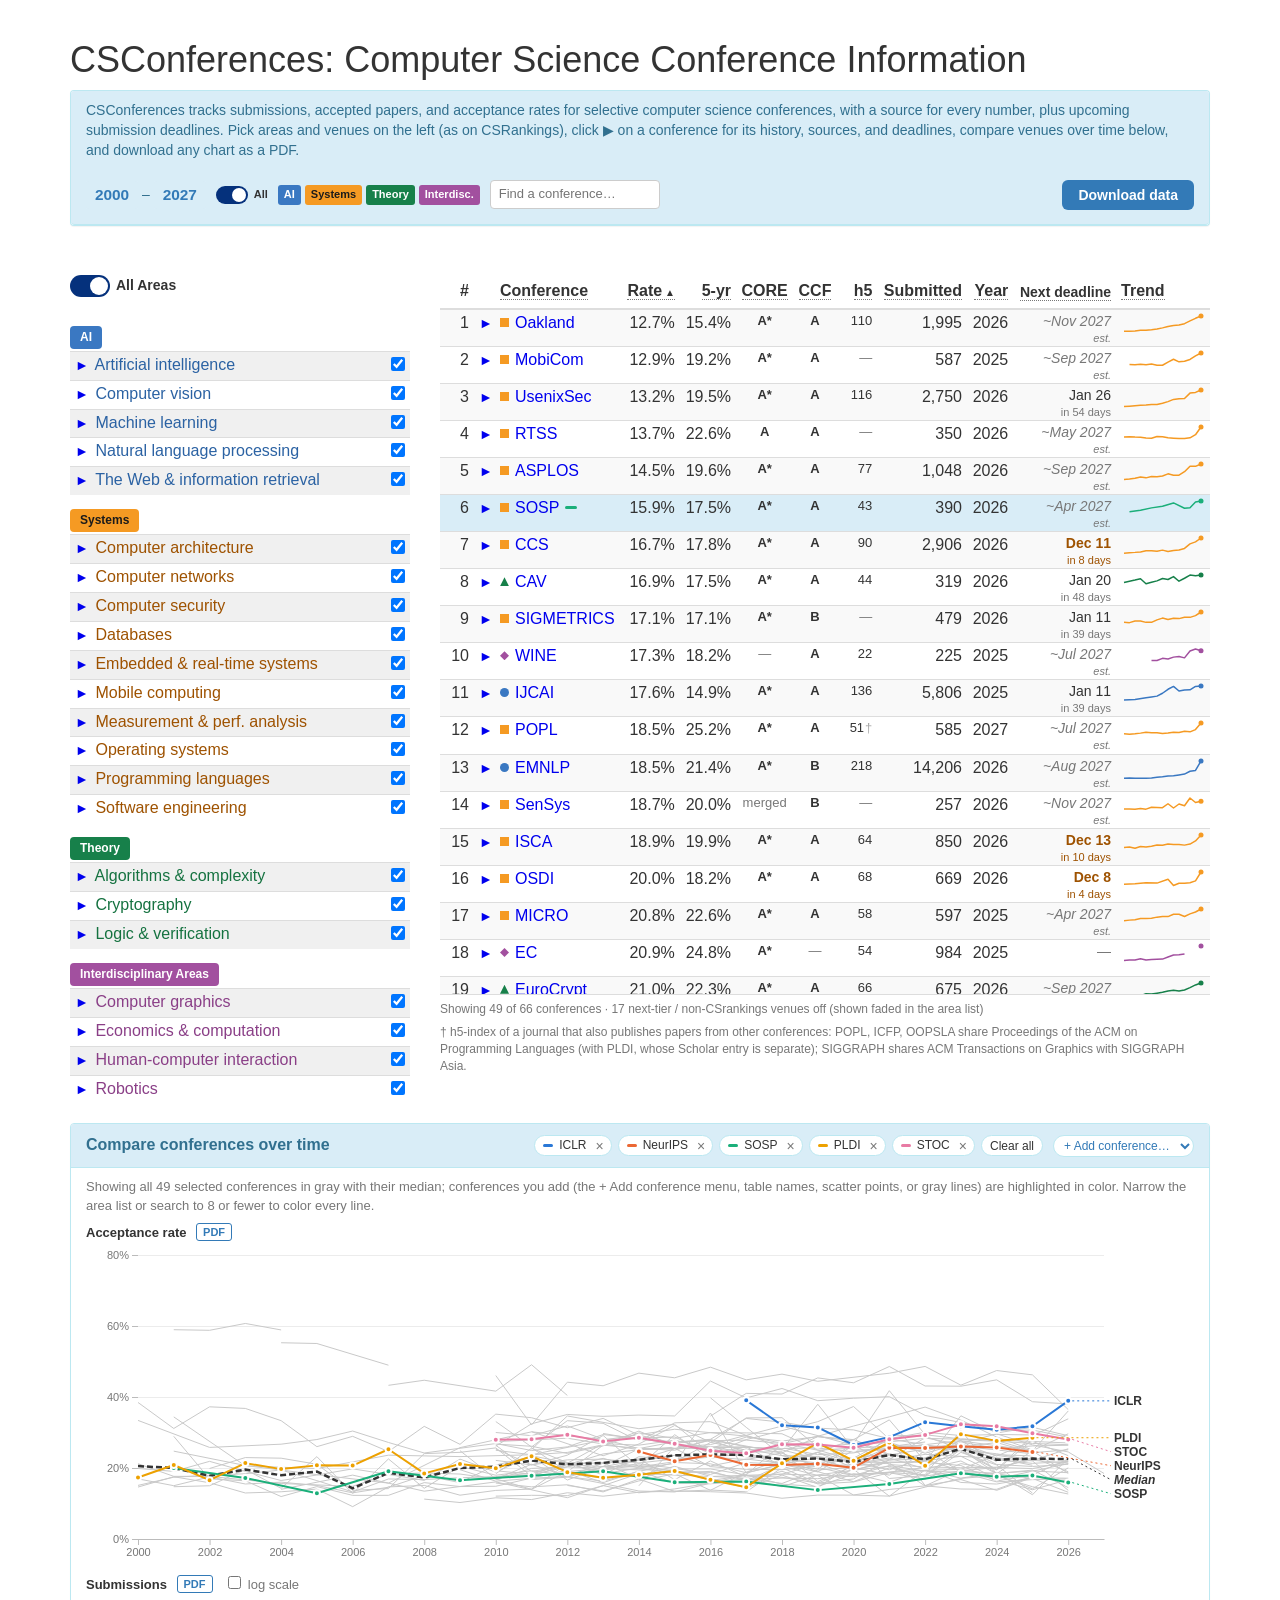
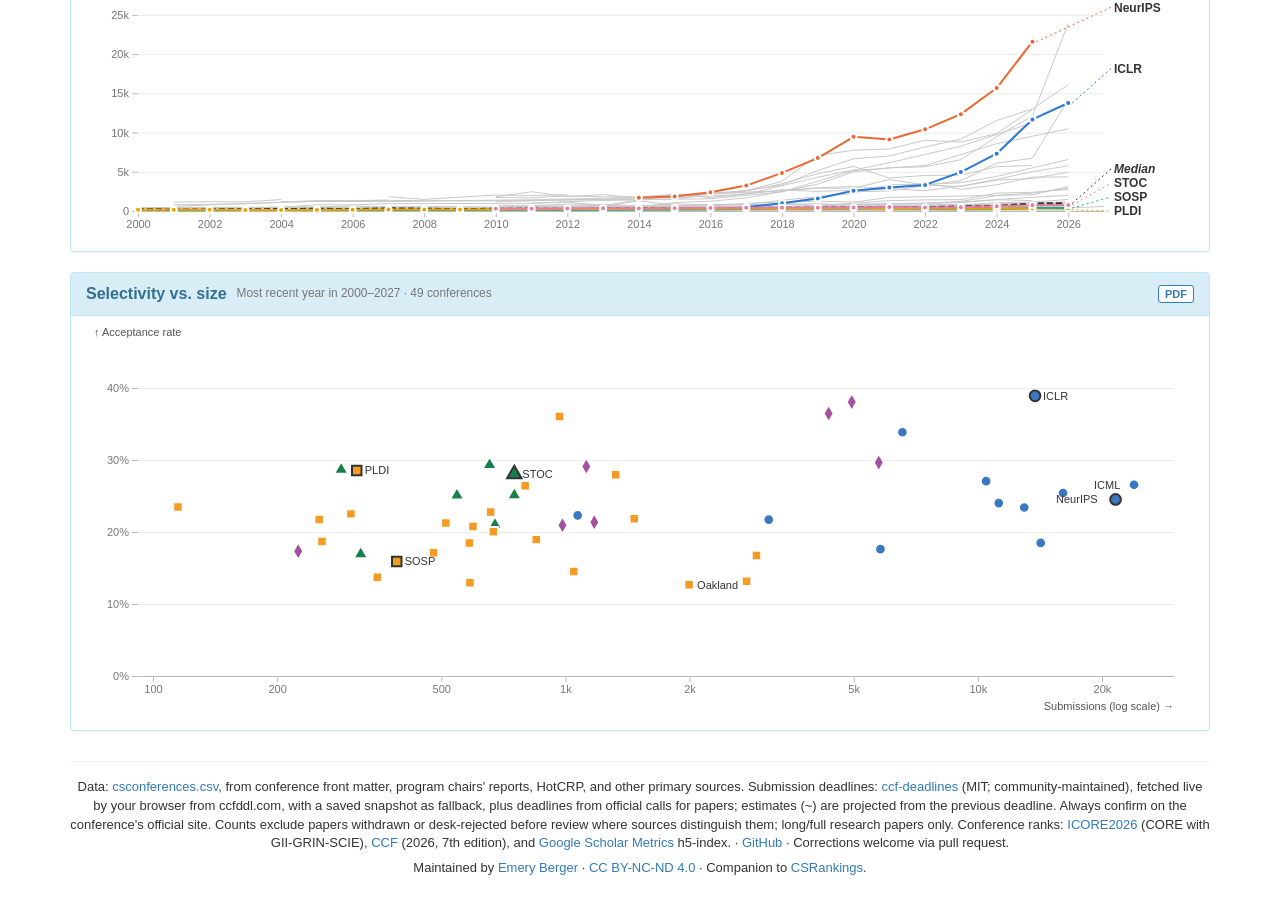
<file: index.html>
<!DOCTYPE html>
<html lang="en">
<head><base href="explore/">
<meta charset="utf-8">
<meta name="viewport" content="width=device-width, initial-scale=1">
<title>CSConferences: Computer Science Conference Information</title>
<meta name="description" content="Computer science conference information: acceptance rates, submissions, and accepted papers with a source for every number, plus upcoming submission deadlines.">
<link rel="stylesheet" href="style.css?v=30">
</head>
<body>
<div class="container">

  <div class="page-header">
    <h1>CSConferences: Computer Science Conference Information</h1>

    <div class="panel panel-info intro-panel">
      <div class="panel-heading">
        <p>CSConferences tracks submissions, accepted papers, and acceptance rates for selective computer science conferences, with a source for every number, plus upcoming submission deadlines. Pick areas and venues on the left (as on CSRankings), click ▶ on a conference for its history, sources, and deadlines, compare venues over time below, and download any chart as a PDF.</p>
      </div>
    </div>

    <div class="panel panel-info rank-controls-panel">
      <div class="panel-heading">
        <div class="rank-controls-flex">
          <div class="rank-controls-main">
            <span class="year-slider-container" title="Year range">
              <select id="year-from" class="year-display" aria-label="From year"></select>
              <span class="year-dash">–</span>
              <select id="year-to" class="year-display" aria-label="To year"></select>
            </span>
            <label class="all-toggle" id="all-toggle" title="Toggle all areas">
              <input type="checkbox" class="all-toggle-checkbox" id="all-areas" checked>
              <span class="all-toggle-slider" aria-hidden="true"></span>
              <span class="all-toggle-label">All</span>
            </label>
            <span class="area-indicators" id="area-indicators" role="group" aria-label="Area categories"></span>
            <input id="search" class="search-box" type="search" placeholder="Find a conference…" aria-label="Find a conference">
            <button id="reset-filters" class="btn-outline" hidden>Reset</button>
          </div>
          <div class="rank-controls-right">
            <a class="btn-sponsor" href="../csconferences.csv">Download data</a>
          </div>
        </div>
      </div>
    </div>
  </div>

  <div class="row">
    <!-- area selection (left), as in CSrankings -->
    <div class="col-areas">
      <table class="table-fit table table-sm table-striped area-table" id="area-table">
        <thead><tr><th colspan="2">
          <label class="all-toggle all-toggle-sidebar" id="all-toggle-side" title="Toggle all areas">
            <input type="checkbox" class="all-toggle-checkbox" id="all-areas-side" checked>
            <span class="all-toggle-slider" aria-hidden="true"></span>
            <span class="all-toggle-label">All Areas</span>
          </label>
        </th></tr></thead>
        <!-- category groups inserted by app.js -->
      </table>
    </div>

    <!-- conference table (right) -->
    <div class="col-ranking">
      <div id="ranking-window">
        <table class="table table-sm table-striped ranking" id="conf-table">
          <thead><tr>
            <th class="rank-col">#</th>
            <th class="expand-col"></th>
            <th data-sort="conf" class="name-col"><abbr title="Click ▶ to see the conference's history and sources; click the name to add it to the comparison charts">Conference</abbr></th>
            <th data-sort="rate" class="num"><abbr title="Acceptance rate in the most recent year in range">Rate</abbr></th>
            <th data-sort="mean5" class="num"><abbr title="Mean acceptance rate over the last 5 years in range">5-yr</abbr></th>
            <th data-sort="coreKey" class="core-col"><abbr title="CORE conference rank (ICORE2026: CORE + GII/GRIN/SCIE): A*, A, B, C. Click to sort.">CORE</abbr></th>
            <th data-sort="ccfKey" class="core-col"><abbr title="China Computer Federation recommended venues (2026, 7th edition): A, B, C. Click to sort.">CCF</abbr></th>
            <th data-sort="h5" class="num h5-col"><abbr title="Google Scholar Metrics h5-index (articles 2020–2024); shown only for venues in the top 20 of a Scholar computing subcategory. Click to sort.">h5</abbr></th>
            <th data-sort="submitted" class="num"><abbr title="Submissions in the most recent year in range">Submitted</abbr></th>
            <th data-sort="lastYear" class="num"><abbr title="Most recent year in range">Year</abbr></th>
            <th data-sort="daysToDl" class="num dl-col"><abbr title="Next submission deadline (ccf-deadlines feed plus official CFPs; ~italic = estimated from last year, not announced). Sort to see what is coming up.">Next deadline</abbr></th>
            <th class="spark-col"><abbr title="Submissions per year over the last 15 years of the range; each row has its own scale (hover for values)">Trend</abbr></th>
          </tr></thead>
          <tbody></tbody>
        </table>
      </div>
      <p class="status text-muted" id="filter-status" role="status" aria-live="polite"></p>
      <p class="status text-muted" id="h5-footnote" hidden>† h5-index of a journal that also publishes papers from other conferences: POPL, ICFP, OOPSLA share Proceedings of the ACM on Programming Languages (with PLDI, whose Scholar entry is separate); SIGGRAPH shares ACM Transactions on Graphics with SIGGRAPH Asia.</p>
    </div>
  </div>

  <div class="panel panel-info section-panel">
    <div class="panel-heading section-heading">
      <span class="section-title">Compare conferences over time</span>
      <span class="chips" id="chips"></span>
      <select id="add-conf" class="add-conf" aria-label="Add a conference to the comparison"></select>
    </div>
    <div class="panel-body">
      <p class="hint text-muted" id="compare-hint"></p>
      <div class="chart-title">Acceptance rate <button id="pdf-rate" class="pdf-btn" title="Download this chart as PDF">PDF</button></div>
      <div id="rate-chart" class="chart"></div>
      <div class="chart-title">Submissions <button id="pdf-subs" class="pdf-btn" title="Download this chart as PDF">PDF</button> <label class="inline-ctl"><input type="checkbox" id="log-subs"> log scale</label></div>
      <div id="subs-chart" class="chart"></div>
    </div>
  </div>

  <div class="panel panel-info section-panel">
    <div class="panel-heading section-heading">
      <span class="section-title">Selectivity vs. size</span>
      <span class="text-muted small" id="scatter-caption"></span>
      <button id="pdf-scatter" class="pdf-btn" title="Download this chart as PDF">PDF</button>
    </div>
    <div class="panel-body"><div id="scatter" class="chart"></div></div>
  </div>

  <div class="page-footer">
    <p>Data: <a href="../csconferences.csv">csconferences.csv</a>, from conference front matter, program chairs' reports, HotCRP, and other primary sources. Submission deadlines: <a href="https://github.com/ccfddl/ccf-deadlines">ccf-deadlines</a> (MIT; community-maintained), fetched live by your browser from ccfddl.com, with a saved snapshot as fallback, plus deadlines from official calls for papers; estimates (~) are projected from the previous deadline. Always confirm on the conference's official site. Counts exclude papers withdrawn or desk-rejected before review where sources distinguish them; long/full research papers only. Conference ranks: <a href="https://portal.core.edu.au/conf-ranks/">ICORE2026</a> (CORE with GII-GRIN-SCIE), <a href="https://www.ccf.org.cn/Academic_Evaluation/By_category/">CCF</a> (2026, 7th edition), and <a href="https://scholar.google.com/citations?view_op=top_venues&amp;hl=en&amp;vq=eng">Google Scholar Metrics</a> h5-index. · <a href="https://github.com/emeryberger/csconferences">GitHub</a> · Corrections welcome via pull request.</p>
    <p>Maintained by <a href="https://emeryberger.com">Emery Berger</a> · <a rel="license" href="https://creativecommons.org/licenses/by-nc-nd/4.0/">CC BY-NC-ND 4.0</a> · Companion to <a href="https://csrankings.org">CSRankings</a>.</p>
  </div>
</div>
<div id="tooltip" class="tooltip" role="status" aria-live="polite" hidden></div>
<script src="js/d3.v7.min.js"></script>
<script src="app.js?v=30"></script>
</body>
</html>
</file>
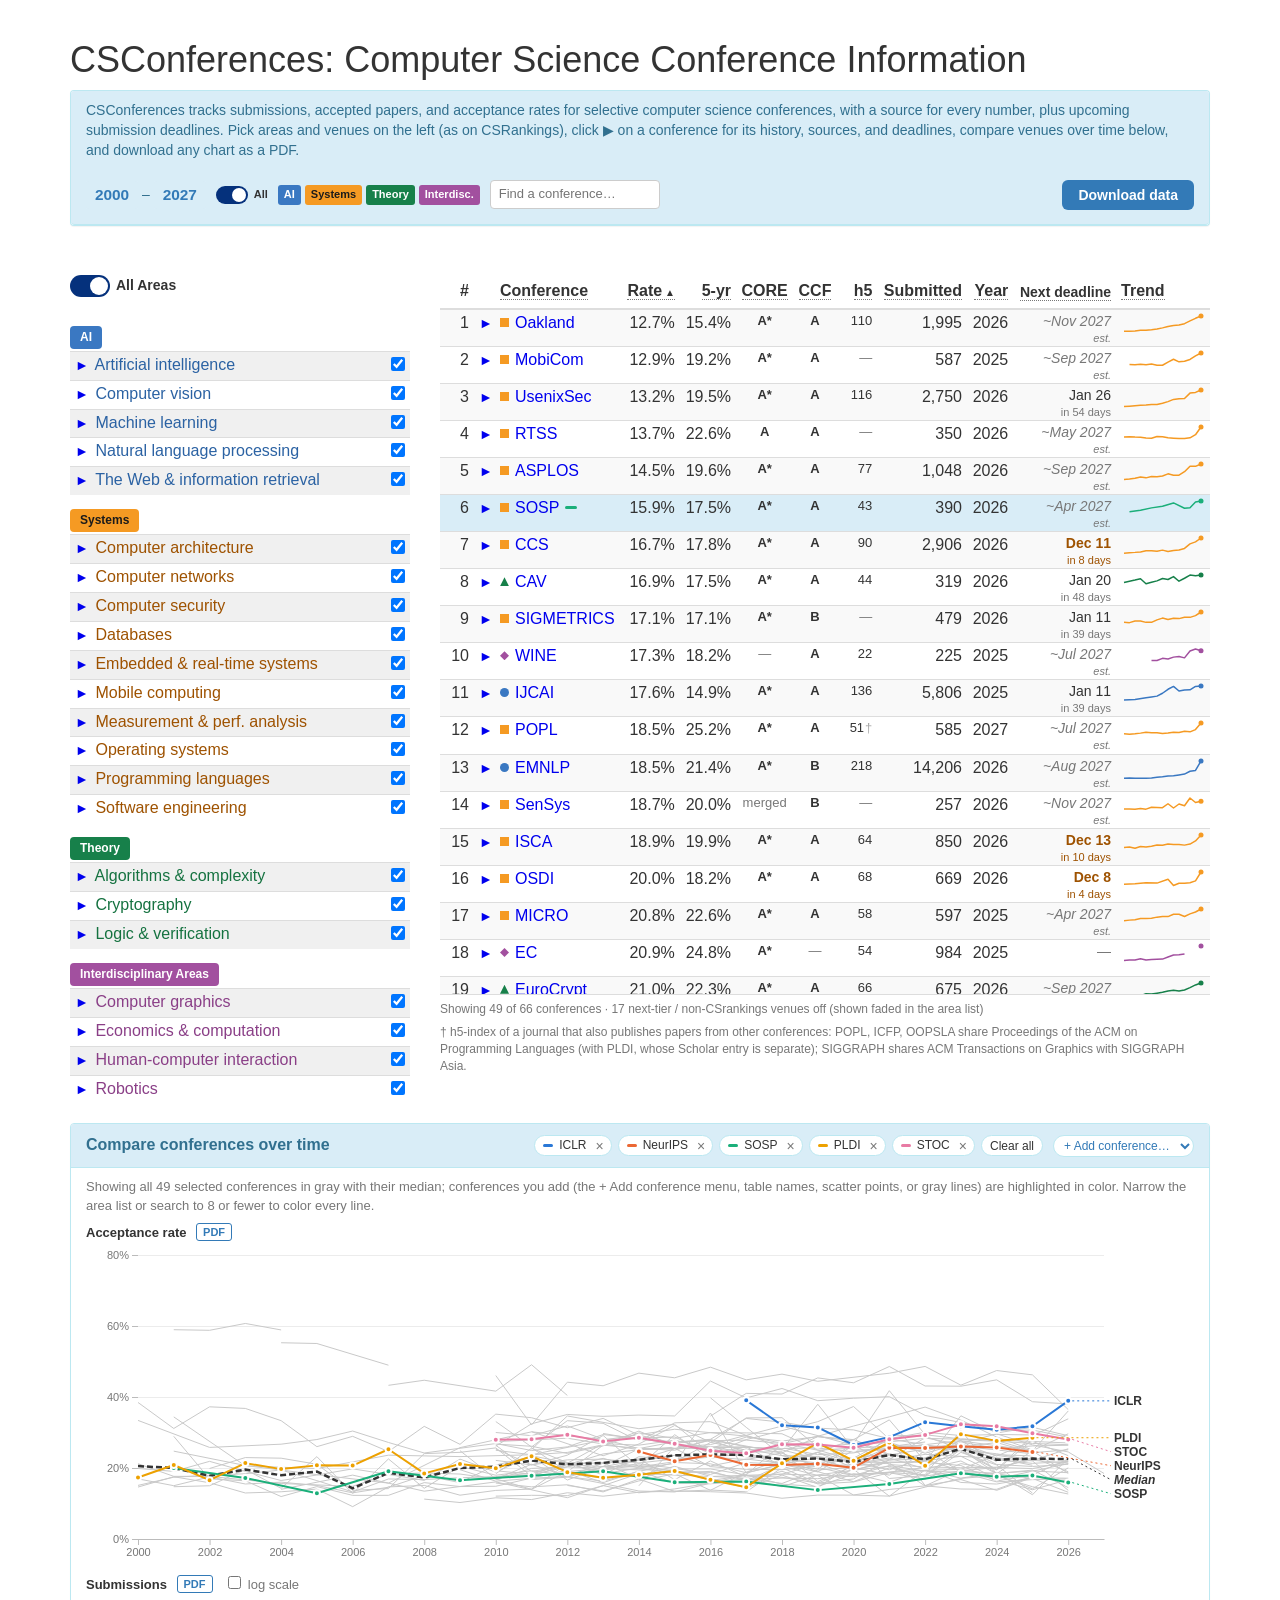
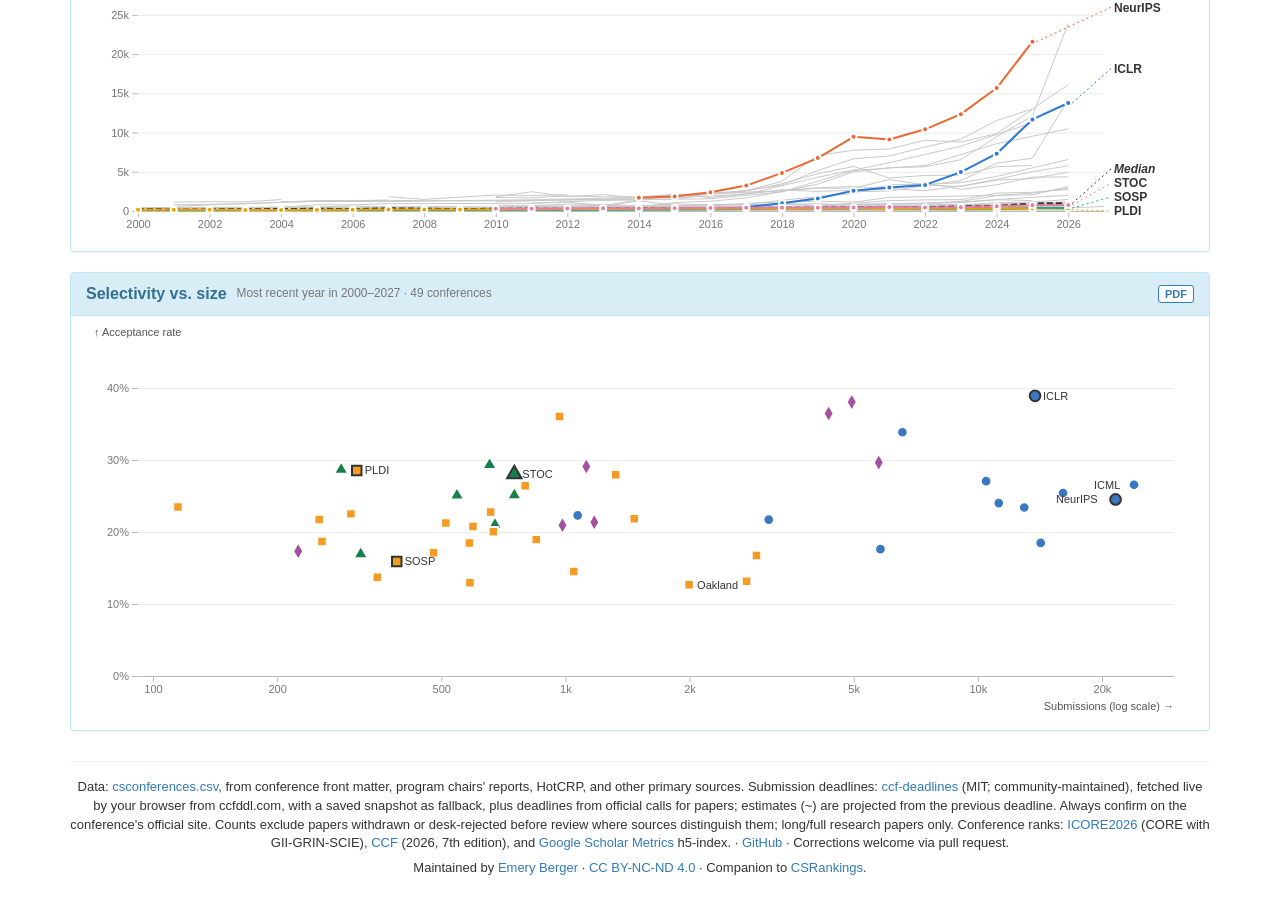
<file: explore/index.html>
<!DOCTYPE html>
<html lang="en">
<head>
<meta charset="utf-8">
<meta name="viewport" content="width=device-width, initial-scale=1">
<title>CSConferences: Computer Science Conference Information</title>
<meta name="description" content="Computer science conference information: acceptance rates, submissions, and accepted papers with a source for every number, plus upcoming submission deadlines.">
<link rel="stylesheet" href="style.css?v=30">
</head>
<body>
<div class="container">

  <div class="page-header">
    <h1>CSConferences: Computer Science Conference Information</h1>

    <div class="panel panel-info intro-panel">
      <div class="panel-heading">
        <p>CSConferences tracks submissions, accepted papers, and acceptance rates for selective computer science conferences, with a source for every number, plus upcoming submission deadlines. Pick areas and venues on the left (as on CSRankings), click ▶ on a conference for its history, sources, and deadlines, compare venues over time below, and download any chart as a PDF.</p>
      </div>
    </div>

    <div class="panel panel-info rank-controls-panel">
      <div class="panel-heading">
        <div class="rank-controls-flex">
          <div class="rank-controls-main">
            <span class="year-slider-container" title="Year range">
              <select id="year-from" class="year-display" aria-label="From year"></select>
              <span class="year-dash">–</span>
              <select id="year-to" class="year-display" aria-label="To year"></select>
            </span>
            <label class="all-toggle" id="all-toggle" title="Toggle all areas">
              <input type="checkbox" class="all-toggle-checkbox" id="all-areas" checked>
              <span class="all-toggle-slider" aria-hidden="true"></span>
              <span class="all-toggle-label">All</span>
            </label>
            <span class="area-indicators" id="area-indicators" role="group" aria-label="Area categories"></span>
            <input id="search" class="search-box" type="search" placeholder="Find a conference…" aria-label="Find a conference">
            <button id="reset-filters" class="btn-outline" hidden>Reset</button>
          </div>
          <div class="rank-controls-right">
            <a class="btn-sponsor" href="../csconferences.csv">Download data</a>
          </div>
        </div>
      </div>
    </div>
  </div>

  <div class="row">
    <!-- area selection (left), as in CSrankings -->
    <div class="col-areas">
      <table class="table-fit table table-sm table-striped area-table" id="area-table">
        <thead><tr><th colspan="2">
          <label class="all-toggle all-toggle-sidebar" id="all-toggle-side" title="Toggle all areas">
            <input type="checkbox" class="all-toggle-checkbox" id="all-areas-side" checked>
            <span class="all-toggle-slider" aria-hidden="true"></span>
            <span class="all-toggle-label">All Areas</span>
          </label>
        </th></tr></thead>
        <!-- category groups inserted by app.js -->
      </table>
    </div>

    <!-- conference table (right) -->
    <div class="col-ranking">
      <div id="ranking-window">
        <table class="table table-sm table-striped ranking" id="conf-table">
          <thead><tr>
            <th class="rank-col">#</th>
            <th class="expand-col"></th>
            <th data-sort="conf" class="name-col"><abbr title="Click ▶ to see the conference's history and sources; click the name to add it to the comparison charts">Conference</abbr></th>
            <th data-sort="rate" class="num"><abbr title="Acceptance rate in the most recent year in range">Rate</abbr></th>
            <th data-sort="mean5" class="num"><abbr title="Mean acceptance rate over the last 5 years in range">5-yr</abbr></th>
            <th data-sort="coreKey" class="core-col"><abbr title="CORE conference rank (ICORE2026: CORE + GII/GRIN/SCIE): A*, A, B, C. Click to sort.">CORE</abbr></th>
            <th data-sort="ccfKey" class="core-col"><abbr title="China Computer Federation recommended venues (2026, 7th edition): A, B, C. Click to sort.">CCF</abbr></th>
            <th data-sort="h5" class="num h5-col"><abbr title="Google Scholar Metrics h5-index (articles 2020–2024); shown only for venues in the top 20 of a Scholar computing subcategory. Click to sort.">h5</abbr></th>
            <th data-sort="submitted" class="num"><abbr title="Submissions in the most recent year in range">Submitted</abbr></th>
            <th data-sort="lastYear" class="num"><abbr title="Most recent year in range">Year</abbr></th>
            <th data-sort="daysToDl" class="num dl-col"><abbr title="Next submission deadline (ccf-deadlines feed plus official CFPs; ~italic = estimated from last year, not announced). Sort to see what is coming up.">Next deadline</abbr></th>
            <th class="spark-col"><abbr title="Submissions per year over the last 15 years of the range; each row has its own scale (hover for values)">Trend</abbr></th>
          </tr></thead>
          <tbody></tbody>
        </table>
      </div>
      <p class="status text-muted" id="filter-status" role="status" aria-live="polite"></p>
      <p class="status text-muted" id="h5-footnote" hidden>† h5-index of a journal that also publishes papers from other conferences: POPL, ICFP, OOPSLA share Proceedings of the ACM on Programming Languages (with PLDI, whose Scholar entry is separate); SIGGRAPH shares ACM Transactions on Graphics with SIGGRAPH Asia.</p>
    </div>
  </div>

  <div class="panel panel-info section-panel">
    <div class="panel-heading section-heading">
      <span class="section-title">Compare conferences over time</span>
      <span class="chips" id="chips"></span>
      <select id="add-conf" class="add-conf" aria-label="Add a conference to the comparison"></select>
    </div>
    <div class="panel-body">
      <p class="hint text-muted" id="compare-hint"></p>
      <div class="chart-title">Acceptance rate <button id="pdf-rate" class="pdf-btn" title="Download this chart as PDF">PDF</button></div>
      <div id="rate-chart" class="chart"></div>
      <div class="chart-title">Submissions <button id="pdf-subs" class="pdf-btn" title="Download this chart as PDF">PDF</button> <label class="inline-ctl"><input type="checkbox" id="log-subs"> log scale</label></div>
      <div id="subs-chart" class="chart"></div>
    </div>
  </div>

  <div class="panel panel-info section-panel">
    <div class="panel-heading section-heading">
      <span class="section-title">Selectivity vs. size</span>
      <span class="text-muted small" id="scatter-caption"></span>
      <button id="pdf-scatter" class="pdf-btn" title="Download this chart as PDF">PDF</button>
    </div>
    <div class="panel-body"><div id="scatter" class="chart"></div></div>
  </div>

  <div class="page-footer">
    <p>Data: <a href="../csconferences.csv">csconferences.csv</a>, from conference front matter, program chairs' reports, HotCRP, and other primary sources. Submission deadlines: <a href="https://github.com/ccfddl/ccf-deadlines">ccf-deadlines</a> (MIT; community-maintained), fetched live by your browser from ccfddl.com, with a saved snapshot as fallback, plus deadlines from official calls for papers; estimates (~) are projected from the previous deadline. Always confirm on the conference's official site. Counts exclude papers withdrawn or desk-rejected before review where sources distinguish them; long/full research papers only. Conference ranks: <a href="https://portal.core.edu.au/conf-ranks/">ICORE2026</a> (CORE with GII-GRIN-SCIE), <a href="https://www.ccf.org.cn/Academic_Evaluation/By_category/">CCF</a> (2026, 7th edition), and <a href="https://scholar.google.com/citations?view_op=top_venues&amp;hl=en&amp;vq=eng">Google Scholar Metrics</a> h5-index. · <a href="https://github.com/emeryberger/csconferences">GitHub</a> · Corrections welcome via pull request.</p>
    <p>Maintained by <a href="https://emeryberger.com">Emery Berger</a> · <a rel="license" href="https://creativecommons.org/licenses/by-nc-nd/4.0/">CC BY-NC-ND 4.0</a> · Companion to <a href="https://csrankings.org">CSRankings</a>.</p>
  </div>
</div>
<div id="tooltip" class="tooltip" role="status" aria-live="polite" hidden></div>
<script src="js/d3.v7.min.js"></script>
<script src="app.js?v=30"></script>
</body>
</html>
</file>
<file: explore/style.css>
/* CSConferences explorer — visual style mirrors CSrankings (Bootstrap 3 look:
   Helvetica, page-header title, light-blue panel-info control bar, striped
   table-sm tables, blue ▶ expanders, colored category tags, navy toggles).
   Category colors are CSrankings' hues re-stepped to pass CVD validation
   (validate_palette.js --pairs all); each category also has its own marker shape. */

:root {
  --text: #333;
  --muted: #777;
  --link: #337ab7;
  --link-strong: #0000ee;          /* CSrankings uses plain blue links/expanders */
  --navy: #05317c;
  --info-bg: #d9edf7;
  --info-border: #bce8f1;
  --info-text: #31708f;
  --stripe: #f9f9f9;
  --border: #ddd;
  --grid: #ececec;
  --axis: #bbb;
  --surface: #fff;
  --hover: #e3f2fd;
  --selected: #d9edf7;

  /* category fills (marks, tags) */
  --area-ai: #3a78c2;
  --area-systems: #f59a23;
  --area-theory: #17804a;
  --area-inter: #a2509f;
  /* category text colors (darkened for >= 4.5:1 on white) */
  --text-ai: #2b62a3;
  --text-systems: #9e5200;
  --text-theory: #157240;
  --text-inter: #8a3f87;

  /* comparison series (reference categorical palette, validated adjacent pairs) */
  --series-1: #2a78d6; --series-2: #eb6834; --series-3: #1baf7a; --series-4: #eda100;
  --series-5: #e87ba4; --series-6: #008300; --series-7: #6250d6; --series-8: #e34948;
}

* { box-sizing: border-box; }
html { font-size: 10px; }
body {
  margin: 0; font-family: Helvetica, Arial, sans-serif; font-size: 14px; line-height: 1.42857;
  color: var(--text); background: var(--surface);
}
a { color: var(--link); text-decoration: none; }
a:hover, a:focus { color: #23527c; text-decoration: underline; }
abbr[title] { cursor: help; border-bottom: 1px dotted #777; text-decoration: none; }
.text-muted { color: var(--muted); }
.small { font-size: 85%; }

.container { max-width: 1170px; margin: 0 auto; padding: 0 15px; }

/* ---- header ---- */
.page-header { padding-bottom: 9px; margin: 40px 0 20px; }
.page-header h1 { font-size: 36px; font-weight: 500; line-height: 1.1; margin: 20px 0 10px; }

.panel { margin-bottom: 20px; background: var(--surface); border: 1px solid var(--info-border); border-radius: 4px; box-shadow: 0 1px 1px rgba(0,0,0,.05); }
.panel-heading { padding: 10px 15px; color: var(--info-text); background: var(--info-bg); border-bottom: 1px solid var(--info-border); border-radius: 3px 3px 0 0; }
.panel-heading p { margin: 0; }
.intro-panel { margin-bottom: 0; border-bottom: none; border-radius: 4px 4px 0 0; }
.intro-panel .panel-heading { border-bottom: none; padding-bottom: 5px; }
.rank-controls-panel { margin-top: 0; border-top: none; border-radius: 0 0 4px 4px; }
.rank-controls-panel .panel-heading { border-top: none; border-radius: 0 0 4px 4px; }
.rank-controls-flex { display: flex; align-items: center; justify-content: space-between; gap: 10px; flex-wrap: wrap; padding: 4px 0; }
.rank-controls-main { display: flex; align-items: center; gap: 10px; flex-wrap: wrap; }
.rank-controls-right { display: flex; gap: 8px; align-items: center; }

.year-slider-container { display: inline-flex; align-items: center; gap: 4px; }
.year-display {
  font: inherit; font-weight: bold; font-size: 1.1em; color: var(--link); background: var(--info-bg);
  border: 1px solid transparent; border-radius: 3px; padding: 2px 4px; cursor: pointer;
  -webkit-appearance: none; appearance: none; text-align: center; min-width: 52px;
}
.year-display:hover { border-color: var(--link); }
.year-display:focus { outline: none; border-color: var(--link); box-shadow: 0 0 0 2px rgba(51,122,183,.25); background: #fff; }
.year-dash { color: var(--info-text); }

.search-box { font: inherit; font-size: 13px; padding: 4px 8px; border: 1px solid #ccc; border-radius: 4px; background: #fff; color: var(--text); width: 170px; }
.search-box:focus { outline: none; border-color: var(--link); box-shadow: 0 0 0 2px rgba(51,122,183,.2); }

.btn-outline {
  display: inline-block; font: inherit; font-size: 14px; font-weight: 600; padding: 5px 14px; border-radius: 6px;
  background: #fff; color: var(--link); border: 1px solid var(--link); cursor: pointer; line-height: 1.3;
}
.btn-outline:hover { background: #f0f7fd; text-decoration: none; }
.btn-sponsor {
  display: inline-block; background: var(--link); color: #fff; border: none; padding: 6px 16px; border-radius: 6px;
  font-weight: 600; font-size: 14px; cursor: pointer; line-height: 1.3; transition: all .15s ease;
}
.btn-sponsor:hover { background: #286090; color: #fff; text-decoration: none; box-shadow: 0 4px 8px rgba(51,122,183,.4); transform: translateY(-1px); }

/* ---- "All" toggle (CSrankings slider) ---- */
.all-toggle { display: inline-flex; align-items: center; gap: 6px; cursor: pointer; user-select: none; }
.all-toggle-checkbox { position: absolute; opacity: 0; width: 1px; height: 1px; }
.all-toggle-slider { position: relative; width: 32px; height: 18px; background: #ccc; border-radius: 18px; transition: background-color .2s ease; }
.all-toggle-slider::before { content: ""; position: absolute; top: 2px; left: 2px; width: 14px; height: 14px; background: #fff; border-radius: 50%; transition: transform .2s ease; }
.all-toggle.selection-all .all-toggle-slider { background: var(--navy); }
.all-toggle.selection-all .all-toggle-slider::before { transform: translateX(14px); }
.all-toggle.selection-partial .all-toggle-slider { background: #6889a8; }
.all-toggle.selection-partial .all-toggle-slider::before { transform: translateX(7px); }
.all-toggle-checkbox:focus-visible + .all-toggle-slider { outline: 2px solid var(--link); outline-offset: 2px; }
.all-toggle-label { font-size: 11px; font-weight: 600; color: var(--text); }
.all-toggle-sidebar .all-toggle-label { font-size: 14px; }
.all-toggle-sidebar .all-toggle-slider { width: 40px; height: 22px; border-radius: 22px; }
.all-toggle-sidebar .all-toggle-slider::before { width: 18px; height: 18px; }
.all-toggle-sidebar.selection-all .all-toggle-slider::before { transform: translateX(18px); }
.all-toggle-sidebar.selection-partial .all-toggle-slider::before { transform: translateX(9px); }

/* ---- category indicators (small tags in control bar) + dropdowns ---- */
.area-indicators { display: inline-flex; gap: 4px; align-items: center; position: relative; }
.area-indicator-wrap { position: relative; }
.area-indicator, .area-toggle-btn {
  display: inline-block; padding: 2px 6px; border-radius: 3px; border: 0; font: inherit; font-size: 11px; font-weight: 600;
  color: #fff; cursor: pointer; user-select: none; transition: opacity .2s ease, filter .15s ease, transform .1s ease;
}
.area-toggle-btn { padding: 3px 10px; border-radius: 4px; font-size: 12px; vertical-align: middle; }
[data-cat="AI"].area-indicator, [data-cat="AI"].area-toggle-btn { background: var(--area-ai); }
[data-cat="Systems"].area-indicator, [data-cat="Systems"].area-toggle-btn { background: var(--area-systems); color: #1b1b1b; }
[data-cat="Theory"].area-indicator, [data-cat="Theory"].area-toggle-btn { background: var(--area-theory); }
[data-cat="Interdisciplinary"].area-indicator, [data-cat="Interdisciplinary"].area-toggle-btn { background: var(--area-inter); }
.selection-none.area-indicator, .selection-none.area-toggle-btn { opacity: .25; }
.selection-partial.area-indicator, .selection-partial.area-toggle-btn { opacity: .6; }
.area-indicator:hover, .area-toggle-btn:hover { filter: brightness(1.15); transform: translateY(-1px); }
.area-indicator.active { box-shadow: 0 0 0 2px rgba(0,0,0,.2); }

.area-dropdown-panel {
  display: none; position: absolute; top: 100%; left: 0; margin-top: 8px; z-index: 1000; background: #fff;
  border: 1px solid var(--border); border-radius: 6px; box-shadow: 0 4px 12px rgba(0,0,0,.15);
  min-width: 240px; max-height: 360px; overflow-y: auto; color: var(--text);
}
.area-dropdown-panel.open { display: block; }
.area-dropdown-content { padding: 8px 0; }
.area-dropdown-item { padding: 6px 12px; }
.area-dropdown-item:hover { background: #f5f5f5; }
.area-dropdown-item label { display: flex; align-items: center; gap: 8px; cursor: pointer; margin: 0; font-size: 13px; white-space: nowrap; }
.area-dropdown-item input[type="checkbox"] { width: 16px; height: 16px; cursor: pointer; margin: 0; }
.area-parent-row { display: flex; align-items: center; gap: 4px; }
.area-expand-icon { cursor: pointer; font-size: 10px; color: #666; width: 16px; text-align: center; transition: transform .2s ease; user-select: none; }
.area-expand-icon.expanded { transform: rotate(90deg); }
.area-children { display: none; margin-left: 20px; border-left: 2px solid #eee; padding-left: 8px; }
.area-children.expanded { display: block; }
.area-child { padding: 4px 8px; }
.area-dropdown-divider { height: 1px; background: var(--border); margin: 4px 12px; }
.area-all-toggle { font-weight: 500; }
.area-only { padding: 0 12px 4px 36px; }
.link-btn { border: 0; background: none; padding: 0; color: var(--link); cursor: pointer; font: inherit; font-size: 12px; }
.link-btn:hover { text-decoration: underline; }

/* ---- two-column body ---- */
.row { display: flex; gap: 30px; align-items: flex-start; margin-bottom: 20px; }
.col-areas { flex: 0 0 340px; }
.col-ranking { flex: 1 1 auto; min-width: 0; }
@media (max-width: 860px) { .row { flex-direction: column; } .col-areas { flex-basis: auto; width: 100%; } }

/* Bootstrap-ish tables */
.table { width: 100%; max-width: 100%; border-collapse: collapse; border-spacing: 0; }
.table > thead > tr > th { vertical-align: bottom; border-bottom: 2px solid var(--border); text-align: left; padding: 5px; font-weight: bold; white-space: nowrap; }
.table > tbody > tr > td { padding: 2px 5px; vertical-align: top; border-top: 1px solid var(--border); }
.table-striped > tbody > tr:nth-of-type(odd) { background-color: var(--stripe); }

/* area list (left) */
.area-table { font-size: 16px; }
.area-table > thead > tr > th { border-bottom: 0; padding: 0 0 8px; }
.area-table .cat-head th { border-bottom: 0; padding: 14px 0 2px; }
.area-table tbody td { border-top: 0; padding: 1px 2px; }
.area-table tbody tr.area-row:nth-of-type(odd) { background: #f0f0f0; }
.area-table tbody tr:not(.area-row) { background: transparent !important; }
.area-table td.area-check { text-align: right; width: 24px; }
.area-table input[type="checkbox"] { width: 14px; height: 14px; cursor: pointer; margin: 3px 0 0; }
.hovertip { cursor: pointer; color: var(--link-strong); display: inline-block; width: 16px; font-size: 14px; transition: transform .15s ease; user-select: none; }
.hovertip.expanded { transform: rotate(90deg); }
.area-label { cursor: pointer; }
.cat-AI .area-label { color: var(--text-ai); }
.cat-Systems .area-label { color: var(--text-systems); }
.cat-Theory .area-label { color: var(--text-theory); }
.cat-Interdisciplinary .area-label { color: var(--text-inter); }
.conf-list { display: none; margin: 2px 0 6px 22px; }
.conf-list.expanded { display: block; }
.conf-list table { width: 100%; font-size: 15px; border-collapse: collapse; }
.conf-list td { padding: 1px 2px; }
.conf-list td:last-child { text-align: right; }
.conf-list a { color: var(--link-strong); }

/* conference table (right) */
#ranking-window { max-height: 720px; overflow-y: auto; border-bottom: 1px solid var(--border); }
.ranking { font-size: 16px; }
.ranking > thead > tr > th { position: sticky; top: 0; background: #fff; z-index: 1; font-weight: bold; }
.ranking th[data-sort] { cursor: pointer; user-select: none; }
.ranking th.sorted-asc abbr::after { content: " ▲"; font-size: 10px; }
.ranking th.sorted-desc abbr::after { content: " ▼"; font-size: 10px; }
.ranking .num { text-align: right; font-variant-numeric: tabular-nums; }
.ranking .rank-col { width: 34px; text-align: right; color: var(--text); }
.ranking .expand-col { width: 18px; padding-right: 0; }
.ranking td.rank-col { text-align: right; }
.ranking tr.conf-row:hover { background: var(--hover) !important; }
.ranking tr.conf-row.selected { background: var(--selected) !important; }
.conf-link { color: var(--link-strong); cursor: pointer; }
.conf-link:hover { text-decoration: underline; }
.conf-mark { display: inline-block; width: 9px; height: 9px; margin-right: 6px; vertical-align: 1px; }
.conf-mark[data-cat="AI"] { border-radius: 50%; }
.conf-mark[data-cat="Theory"] { clip-path: polygon(50% 0, 100% 100%, 0 100%); }
.conf-mark[data-cat="Interdisciplinary"] { clip-path: polygon(50% 0, 100% 50%, 50% 100%, 0 50%); }
.compare-dot { display: inline-block; width: 12px; height: 3px; border-radius: 2px; margin-left: 6px; vertical-align: 4px; }
.area-sub { font-size: 12px; color: var(--muted); margin-left: 6px; }
tr.detail-row > td { background: #fff; padding: 6px 10px 12px 40px !important; border-top: 0 !important; }
.detail-chart { margin: 4px 0 6px; }
.detail-meta { font-size: 13px; color: var(--muted); margin-bottom: 4px; }
.detail-meta button { margin-left: 8px; }
.src-table { width: 100%; font-size: 12px; border-collapse: collapse; margin-top: 4px; }
.src-table th { text-align: left; font-weight: bold; border-bottom: 1px solid var(--border); padding: 2px 4px; white-space: nowrap; }
.src-table td { padding: 2px 4px; border-top: 1px solid #f0f0f0; vertical-align: top; }
.src-table .num { text-align: right; font-variant-numeric: tabular-nums; white-space: nowrap; }
.src-table .src { max-width: 260px; overflow: hidden; text-overflow: ellipsis; white-space: nowrap; }
.src-table .notes { color: var(--muted); }
.status { margin: 6px 0 0; font-size: 12px; }

/* ---- section panels (charts) ---- */
.section-panel .section-heading { display: flex; align-items: center; flex-wrap: wrap; gap: 10px; }
.section-title { font-size: 16px; font-weight: 600; color: var(--info-text); }
.panel-body { padding: 10px 15px 14px; }
.hint { margin: 0 0 6px; font-size: 13px; }
.chips { display: flex; flex-wrap: wrap; gap: 6px; margin-left: auto; }
.chip { display: inline-flex; align-items: center; gap: 6px; padding: 1px 4px 1px 8px; border: 1px solid var(--info-border); border-radius: 12px; background: #fff; font-size: 12px; color: var(--text); }
.chip .swatch { width: 10px; height: 3px; border-radius: 2px; }
.chip button { border: 0; background: none; color: var(--muted); cursor: pointer; font-size: 14px; line-height: 1; padding: 0 3px; }
.chip button:hover { color: var(--text); }
.chip.clear { padding: 1px 8px; cursor: pointer; }
.chip.hidden-by-filter { opacity: .45; border-style: dashed; }
.chart-title { font-size: 13px; font-weight: bold; color: var(--text); margin: 8px 0 2px; }
.inline-ctl { font-weight: normal; margin-left: 8px; color: var(--muted); }
.chart { width: 100%; position: relative; }
.chart svg { display: block; overflow: visible; }
.empty { color: var(--muted); font-size: 13px; padding: 24px 0; text-align: center; }

svg text { fill: #555; font-family: Helvetica, Arial, sans-serif; }
.axis path, .axis line { stroke: var(--axis); }
.axis text { font-size: 11px; fill: var(--muted); }
.grid line { stroke: var(--grid); }
.grid path { display: none; }
.series-line { fill: none; stroke-width: 2px; stroke-linejoin: round; stroke-linecap: round; }
.series-dot { stroke: #fff; stroke-width: 2px; }
.end-label { font-size: 12px; font-weight: bold; fill: var(--text); }
.crosshair { stroke: var(--muted); stroke-width: 1px; stroke-dasharray: 3 3; }
.scatter-mark { stroke: #fff; stroke-width: 2px; cursor: pointer; }
.scatter-mark.selected { stroke: var(--text); stroke-width: 2px; }
.scatter-label { font-size: 11px; fill: var(--text); pointer-events: none; }
.hit { fill: transparent; cursor: crosshair; }

.tooltip { position: fixed; z-index: 2000; pointer-events: none; max-width: 300px; background: #fff; color: var(--text); border: 1px solid var(--border); border-radius: 4px; padding: 8px 10px; box-shadow: 0 2px 8px rgba(0,0,0,.15); font-size: 12px; line-height: 1.4; }
.tooltip .tt-title { font-weight: bold; margin-bottom: 4px; }
.tooltip .tt-row { display: flex; align-items: center; gap: 8px; justify-content: space-between; }
.tooltip .tt-key { display: inline-flex; align-items: center; gap: 6px; color: #555; }
.tooltip .tt-sw { width: 10px; height: 3px; border-radius: 2px; display: inline-block; }
.tooltip .tt-val { font-variant-numeric: tabular-nums; font-weight: bold; }
.tooltip .muted { color: var(--muted); }

.page-footer { border-top: 1px solid #eee; margin-top: 30px; padding: 16px 0 40px; text-align: center; font-size: 13px; color: var(--text); }
.page-footer p { margin: 0 0 6px; }

@media (max-width: 768px) {
  .page-header h1 { font-size: 26px; }
  .area-dropdown-panel { position: fixed; left: 10px; right: 10px; top: 20%; max-height: 60vh; }
}
@media (forced-colors: active) { .area-indicator, .area-toggle-btn, .chip { border: 1px solid CanvasText; } }

/* keep expanded detail rows inside the ranking window */
#ranking-window { overflow-x: hidden; }
.ranking { table-layout: auto; }
tr.detail-row > td { max-width: 0; }               /* let the cell shrink to the table's width */
.src-table { table-layout: fixed; }
.src-table col.c-year { width: 82px; } .src-table col.c-num { width: 74px; } .src-table col.c-rate { width: 56px; } .src-table col.c-src { width: 32%; }
.src-table td.notes { white-space: normal; overflow-wrap: anywhere; }

[hidden] { display: none !important; }

/* comparison charts: gray context lines + median */
.context-line { fill: none; stroke: #c9c9c9; stroke-width: 1px; stroke-linejoin: round; }
.context-line.hot { stroke: #555; stroke-width: 2px; }
.median-line { fill: none; stroke: #333; stroke-width: 2.5px; stroke-dasharray: 6 3; }
.median-label { font-style: italic; }

/* sparkline column + comparison picker */
.ranking .spark-col { width: 90px; padding-top: 3px; }
.ranking th.spark-col { font-weight: bold; }
.add-conf { font: inherit; font-size: 12px; padding: 2px 6px; border: 1px solid var(--info-border); border-radius: 12px;
  background: #fff; color: var(--link); cursor: pointer; }
.add-conf:focus { outline: none; border-color: var(--link); box-shadow: 0 0 0 2px rgba(51,122,183,.2); }

/* CSrankings next-tier styling */
.area-child-divider { height: 1px; background: var(--border); margin: 6px 0; }
.next-tier { opacity: .7; }
.conf-list tr.tier-divider td { padding: 0; }

/* PDF buttons */
.pdf-btn { font: inherit; font-size: 11px; font-weight: 600; color: var(--link); background: #fff; border: 1px solid var(--link);
  border-radius: 3px; padding: 0 6px; margin-left: 6px; cursor: pointer; line-height: 16px; vertical-align: 1px; }
.pdf-btn:hover { background: #f0f7fd; }
.section-heading .pdf-btn { margin-left: auto; }
/* deadlines */
.ranking .dl-col { white-space: nowrap; font-size: 14px; }
.dl-rel { display: block; font-size: 11px; color: var(--muted); line-height: 1.1; }
.dl-soon { color: #9e5200; font-weight: bold; }
.dl-soon .dl-rel { color: #9e5200; font-weight: normal; }
.dl-box { font-size: 13px; margin: 6px 0 8px; }
.dl-box ul { margin: 4px 0 2px; padding-left: 18px; }
.dl-when { font-weight: bold; }
.dl-src { font-size: 11px; }

.conf-list .conf-toggle { color: var(--link-strong); cursor: pointer; }
.conf-list .conf-toggle:hover { text-decoration: underline; }

.ranking td.dl-est { color: var(--muted); font-style: italic; }
.dl-est-note { color: var(--muted); font-style: italic; margin: 2px 0; }
.dl-official { font-size: 11px; color: #157240; margin-left: 4px; }

.ranking .core-col { text-align: center; white-space: nowrap; font-size: 13px; color: var(--muted); }
.ranking td.core-letter { color: var(--text); font-weight: bold; }
.core-box { font-size: 13px; margin: 4px 0; }

.ranking td.name-col { white-space: nowrap; }
.ranking th.core-col { font-size: inherit; color: var(--text); }

.ranking .h5-col { font-size: 13px; }
.ranking th.h5-col { font-size: inherit; }

.h5-dagger { color: #aaa; margin-left: 1px; }
</file>
